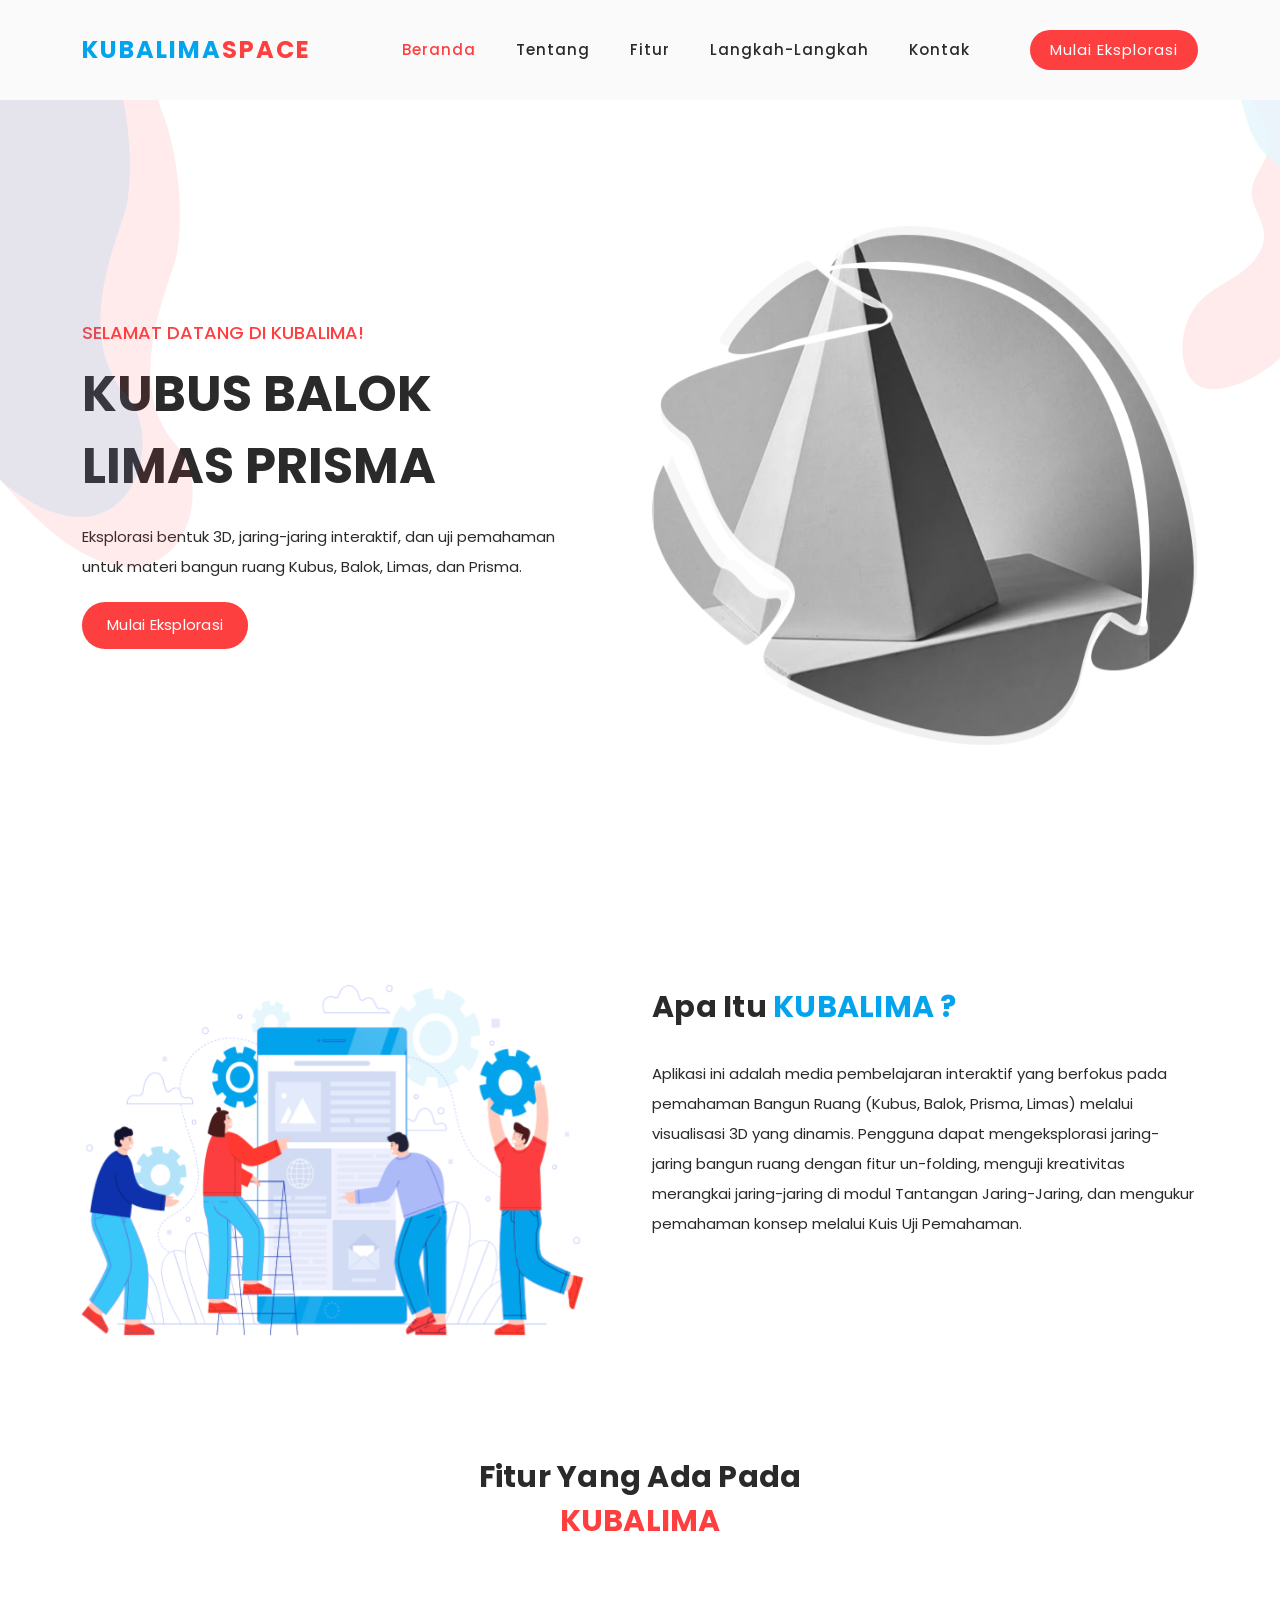
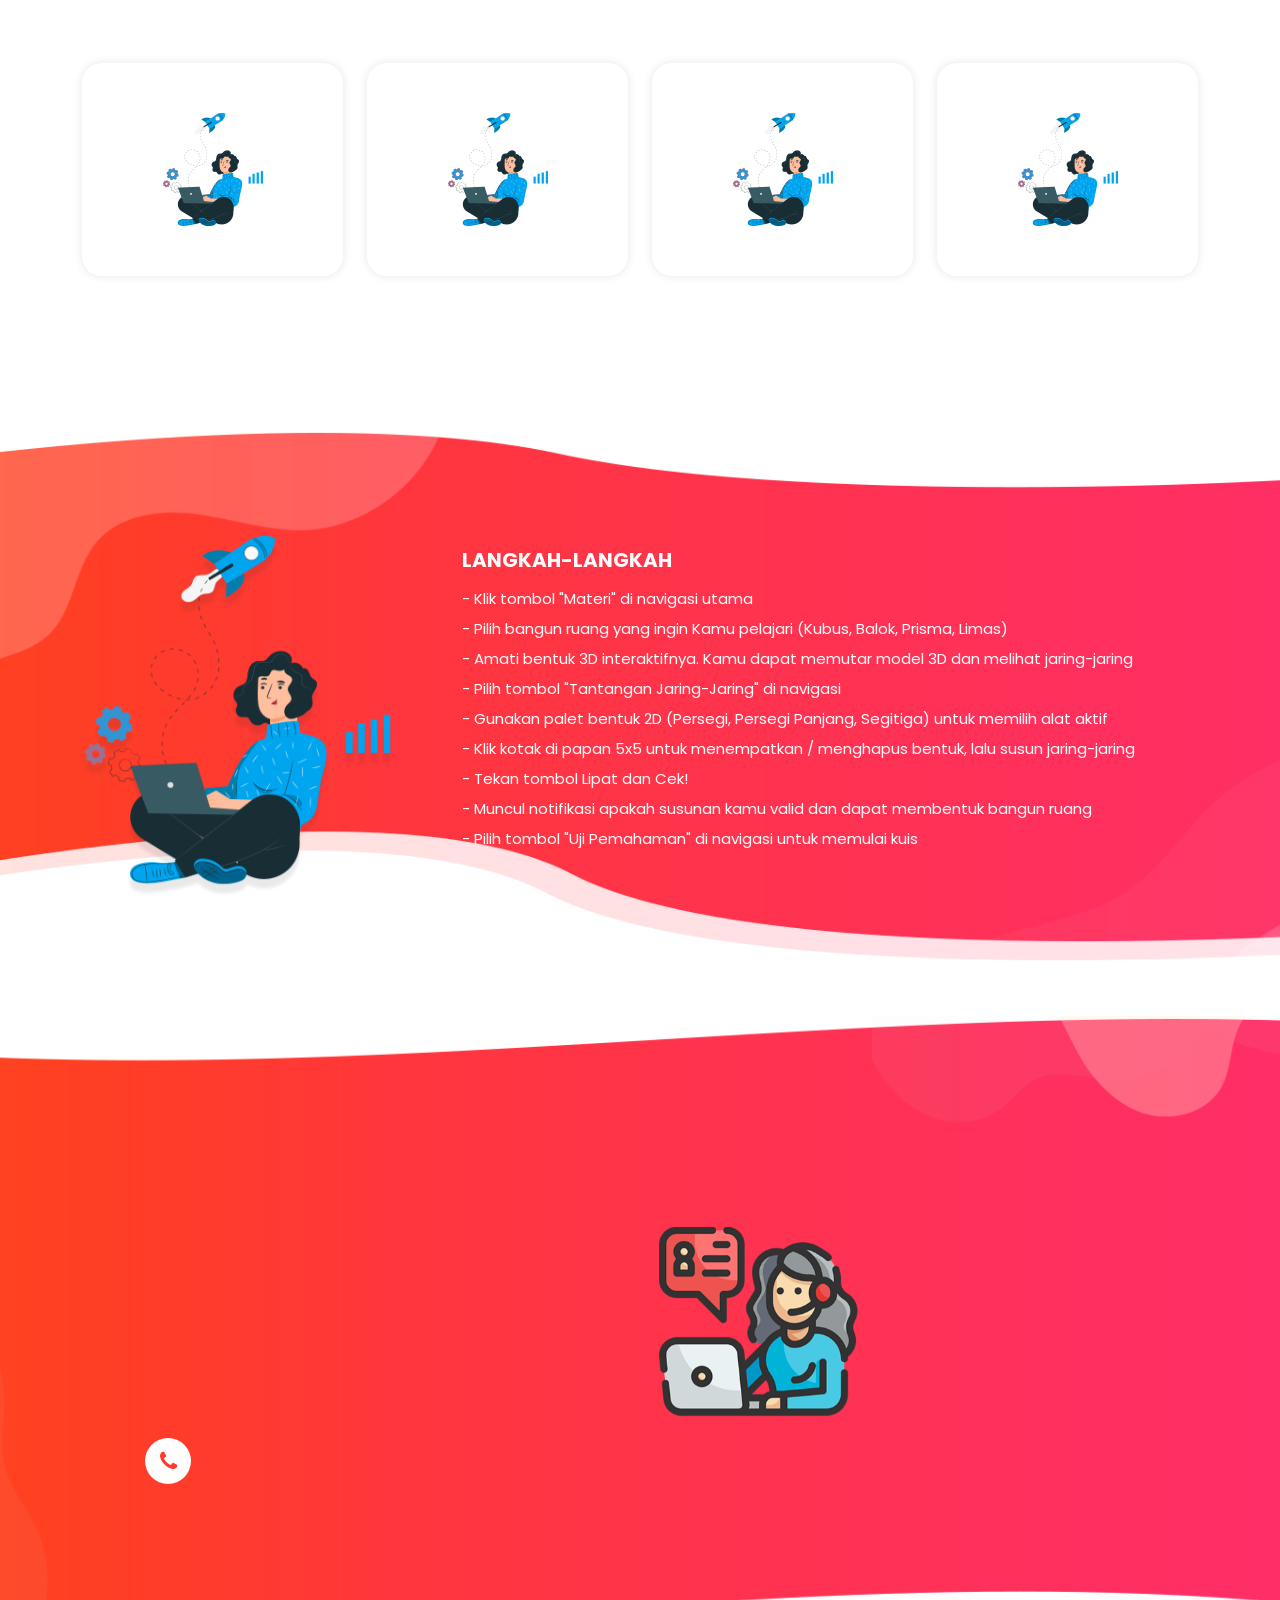
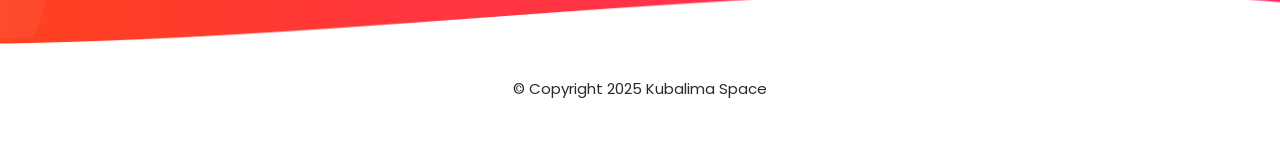
<file: index.html>
<!DOCTYPE html>
<html lang="en">

  <head>

    <meta charset="UTF-8">
    <meta name="viewport" content="width=device-width, initial-scale=1, shrink-to-fit=no">
    <meta name="description" content="">
    <meta name="author" content="">
    <link rel="preconnect" href="https://fonts.gstatic.com">
    <link href="https://fonts.googleapis.com/css2?family=Poppins:wght@100;200;300;400;500;600;700;800;900&display=swap" rel="stylesheet">

    <title>KUBALIMA Space</title>

    <link href="vendor/bootstrap/css/bootstrap.min.css" rel="stylesheet">

    <link rel="stylesheet" href="assets/css/fontawesome.css">
    <link rel="stylesheet" href="assets/css/templatemo-space-dynamic.css">
    <link rel="stylesheet" href="assets/css/animated.css">
    <link rel="stylesheet" href="assets/css/owl.css">
    <link rel="icon" href="assets/images/akbaru2.png">
    </head>

<body>

  <div id="preloader">
    <div class="jumper">
      <div></div>
      <div></div>
      <div></div>
    </div>
  </div>  
  <header class="header-area header-sticky wow slideInDown" data-wow-duration="0.75s" data-wow-delay="0s">
    <div class="container">
      <div class="row">
        <div class="col-12">
          <nav class="main-nav">
            <a href="index.html" class="logo">
              <h4>KUBALIMA<span>Space</span></h4>
            </a>
            <ul class="nav">
              <li class="scroll-to-section"><a href="#top" class="active">Beranda</a></li>
              <li class="scroll-to-section"><a href="#services">Tentang</a></li>
              <li class="scroll-to-section"><a href="#portfolio">Fitur</a></li>
              <li class="scroll-to-section"><a href="#about">Langkah-Langkah</a></li>
              <li class="scroll-to-section"><a href="#contact">Kontak</a></li> 
              <li class="scroll-to-section"><div class="main-red-button"><a href="app.html">Mulai Eksplorasi</a></div></li> 
            </ul>        
            <a class='menu-trigger'>
                <span>Menu</span>
            </a>
            </nav>
        </div>
      </div>
    </div>
  </header>
  <div class="main-banner wow fadeIn" id="top" data-wow-duration="1s" data-wow-delay="0.5s">
    <div class="container">
      <div class="row">
        <div class="col-lg-12">
          <div class="row">
            <div class="col-lg-6 align-self-center">
              <div class="left-content header-text wow fadeInLeft" data-wow-duration="1s" data-wow-delay="1s">
                <h6>Selamat Datang di KUBALIMA!</h6>
                <h2>KUBUS BALOK LIMAS PRISMA</span></h2>
                <p>Eksplorasi bentuk 3D, jaring-jaring interaktif, dan uji pemahaman untuk materi bangun ruang Kubus, Balok, Limas, dan Prisma.</p>
                
                <div class="main-red-button">
                    <a href="app.html">Mulai Eksplorasi</a>
                </div>
                </div>
            </div>
            <div class="col-lg-6">
              <div class="right-image wow fadeInRight" data-wow-duration="1s" data-wow-delay="0.5s">
                <img src="assets/images/banner-right-image.png" alt="Bangun Ruang 3D">
              </div>
            </div>
          </div>
        </div>
      </div>
    </div>
  </div>

  <div id="services" class="our-services section">
    <div class="container">
      <div class="row">
        <div class="col-lg-6 align-self-center  wow fadeInLeft" data-wow-duration="1s" data-wow-delay="0.2s">
          <div class="left-image">
            <img src="assets/images/services-left-image.png" alt="">
          </div>
        </div>
        <div class="col-lg-6 wow fadeInRight" data-wow-duration="1s" data-wow-delay="0.2s">
          <div class="section-heading">
            <h2>Apa itu <em>KUBALIMA ?</em></h2>
            <p>Aplikasi ini adalah media pembelajaran interaktif yang berfokus pada pemahaman Bangun Ruang (Kubus, Balok, Prisma, Limas) melalui visualisasi 3D yang dinamis. Pengguna dapat mengeksplorasi jaring-jaring bangun ruang dengan fitur un-folding, menguji kreativitas merangkai jaring-jaring di modul Tantangan Jaring-Jaring, dan mengukur pemahaman konsep melalui Kuis Uji Pemahaman.</p>
          </div>
          <!-- <div class="row">
            <div class="col-lg-12">
              <div class="first-bar progress-skill-bar">
                <h4>Website Analysis</h4>
                <span>84%</span>
                <div class="filled-bar"></div>
                <div class="full-bar"></div>
              </div>
            </div>
            <div class="col-lg-12">
              <div class="second-bar progress-skill-bar">
                <h4>SEO Reports</h4>
                <span>88%</span>
                <div class="filled-bar"></div>
                <div class="full-bar"></div>
              </div>
            </div>
            <div class="col-lg-12">
              <div class="third-bar progress-skill-bar">
                <h4>Page Optimizations</h4>
                <span>94%</span>
                <div class="filled-bar"></div>
                <div class="full-bar"></div>
              </div>
            </div>
          </div> -->
        </div>
      </div>
    </div>
  </div>

  <div id="portfolio" class="our-portfolio section">
    <div class="container">
      <div class="row">
        <div class="col-lg-6 offset-lg-3">
          <div class="section-heading  wow bounceIn" data-wow-duration="1s" data-wow-delay="0.2s">
            <h2>Fitur yang ada pada <span>KUBALIMA</span></h2>
          </div>
        </div>
      </div>
      <div class="row">
        <div class="col-lg-3 col-sm-6">
          <a href="#">
            <div class="item wow bounceInUp" data-wow-duration="1s" data-wow-delay="0.3s">
              <div class="hidden-content">
                <h4>Pengenalan Program</h4>
                <p>Berisi Deskripsi dan Alur Program</p>
              </div>
              <div class="showed-content">
                <img src="assets/images/portfolio-image.png" alt="">
              </div>
            </div>
          </a>
        </div>
        <div class="col-lg-3 col-sm-6">
          <a href="#">
            <div class="item wow bounceInUp" data-wow-duration="1s" data-wow-delay="0.4s">
              <div class="hidden-content">
                <h4>Materi Bangun Ruang</h4>
                <p>Berisi visual bangun ruang 3D dan jaring-jaringnya</p>
              </div>
              <div class="showed-content">
                <img src="assets/images/portfolio-image.png" alt="">
              </div>
            </div>
          </a>
        </div>
        <div class="col-lg-3 col-sm-6">
          <a href="#">
            <div class="item wow bounceInUp" data-wow-duration="1s" data-wow-delay="0.5s">
              <div class="hidden-content">
                <h4>Tantangan Jaring-Jaring</h4>
                <p>Siswa dapat mengeksplorasi bentuk bangun ruang</p>
              </div>
              <div class="showed-content">
                <img src="assets/images/portfolio-image.png" alt="">
              </div>
            </div>
          </a>
        </div>
        <div class="col-lg-3 col-sm-6">
          <a href="#">
            <div class="item wow bounceInUp" data-wow-duration="1s" data-wow-delay="0.6s">
              <div class="hidden-content">
                <h4>Uji Pemahaman</h4>
                <p>Berisi soal yang harus dijawab oleh siswa</p>
              </div>
              <div class="showed-content">
                <img src="assets/images/portfolio-image.png" alt="">
              </div>
            </div>
          </a>
        </div>
      </div>
    </div>
  </div>

  <!-- <div id="blog" class="our-blog section">
    <div class="container">
      <div class="row">
        <div class="col-lg-6 wow fadeInDown" data-wow-duration="1s" data-wow-delay="0.25s">
          <div class="section-heading">
            <h2>Check Out What Is <em>Trending</em> In Our Latest <span>News</span></h2>
          </div>
        </div>
        <div class="col-lg-6 wow fadeInDown" data-wow-duration="1s" data-wow-delay="0.25s">
          <div class="top-dec">
            <img src="assets/images/blog-dec.png" alt="">
          </div>
        </div>
      </div>
      <div class="row">
        <div class="col-lg-6 wow fadeInUp" data-wow-duration="1s" data-wow-delay="0.25s">
          <div class="left-image">
            <a href="#"><img src="assets/images/big-blog-thumb.jpg" alt="Workspace Desktop"></a>
            <div class="info">
              <div class="inner-content">
                <ul>
                  <li><i class="fa fa-calendar"></i> 24 Mar 2021</li>
                  <li><i class="fa fa-users"></i> TemplateMo</li>
                  <li><i class="fa fa-folder"></i> Branding</li>
                </ul>
                <a href="#"><h4>SEO Agency &amp; Digital Marketing</h4></a>
                <p>Lorem ipsum dolor sit amet, consectetur and sed doer ket eismod tempor incididunt ut labore et dolore magna...</p>
                <div class="main-blue-button">
                  <a href="#">Discover More</a>
                </div>
              </div>
            </div>
          </div>
        </div>
        <div class="col-lg-6 wow fadeInUp" data-wow-duration="1s" data-wow-delay="0.25s">
          <div class="right-list">
            <ul>
              <li>
                <div class="left-content align-self-center">
                  <span><i class="fa fa-calendar"></i> 18 Mar 2021</span>
                  <a href="#"><h4>New Websites &amp; Backlinks</h4></a>
                  <p>Lorem ipsum dolor sit amsecteturii and sed doer ket eismod...</p>
                </div>
                <div class="right-image">
                  <a href="#"><img src="assets/images/blog-thumb-01.jpg" alt=""></a>
                </div>
              </li>
              <li>
                <div class="left-content align-self-center">
                  <span><i class="fa fa-calendar"></i> 14 Mar 2021</span>
                  <a href="#"><h4>SEO Analysis &amp; Content Ideas</h4></a>
                  <p>Lorem ipsum dolor sit amsecteturii and sed doer ket eismod...</p>
                </div>
                <div class="right-image">
                  <a href="#"><img src="assets/images/blog-thumb-01.jpg" alt=""></a>
                </div>
              </li>
              <li>
                <div class="left-content align-self-center">
                  <span><i class="fa fa-calendar"></i> 06 Mar 2021</span>
                  <a href="#"><h4>SEO Tips &amp; Digital Marketing</h4></a>
                  <p>Lorem ipsum dolor sit amsecteturii and sed doer ket eismod...</p>
                </div>
                <div class="right-image">
                  <a href="#"><img src="assets/images/blog-thumb-01.jpg" alt=""></a>
                </div>
              </li>
            </ul>
          </div>
        </div>
      </div>
    </div>
  </div> -->
  <div id="about" class="about-us section">
    <div class="container">
      <div class="row">
        <div class="col-lg-4">
          <div class="left-image wow fadeIn" data-wow-duration="1s" data-wow-delay="0.2s">
            <img src="assets/images/about-left-image.png" alt="person graphic">
          </div>
        </div>
        <div class="col-lg-8 align-self-center">
          <div class="services">
            <div class="row">
              <div class="col-lg-14">
                <div class="item wow fadeIn" data-wow-duration="1s" data-wow-delay="0.7s">
                  <div class="right-text">
                    <h4>LANGKAH-LANGKAH</h4>
                    <p>- Klik tombol "Materi" di navigasi utama </p>
                    <p>- Pilih bangun ruang yang ingin Kamu pelajari (Kubus, Balok, Prisma, Limas) </p>
                    <p>- Amati bentuk 3D interaktifnya. Kamu dapat memutar model 3D dan melihat jaring-jaring </p>
                    <p>- Pilih tombol "Tantangan Jaring-Jaring" di navigasi </p>
                    <p>- Gunakan palet bentuk 2D (Persegi, Persegi Panjang, Segitiga) untuk memilih alat aktif </p>
                    <p>- Klik kotak di papan 5x5 untuk menempatkan / menghapus bentuk, lalu susun jaring-jaring </p>
                    <p>- Tekan tombol Lipat dan Cek!</p>
                    <p>- Muncul notifikasi apakah susunan kamu valid dan dapat membentuk bangun ruang </p>
                    <p>- Pilih tombol "Uji Pemahaman" di navigasi untuk memulai kuis </p>
                  </div>
                </div>
              </div>
              <!-- <div class="col-lg-6">
                <div class="item wow fadeIn" data-wow-duration="1s" data-wow-delay="0.7s">
                  <div class="icon">
                    <img src="assets/images/service-icon-02.png" alt="">
                  </div>
                  <div class="right-text">
                    <h4>Nopal - NIM</h4>
                    <p>Program Studi dkk</p>
                  </div>
                </div>
              </div>
              <div class="col-lg-6">
                <div class="item wow fadeIn" data-wow-duration="1s" data-wow-delay="0.9s">
                  <div class="icon">
                    <img src="assets/images/service-icon-03.png" alt="">
                  </div>
                  <div class="right-text">
                    <h4>Web Analytics</h4>
                    <p>Lorem ipsum dolor sit amet, ctetur aoi adipiscing eliter</p>
                  </div>
                </div>
              </div>
              <div class="col-lg-6">
                <div class="item wow fadeIn" data-wow-duration="1s" data-wow-delay="1.1s">
                  <div class="icon">
                    <img src="assets/images/service-icon-04.png" alt="">
                  </div>
                  <div class="right-text">
                    <h4>SEO Suggestions</h4>
                    <p>Lorem ipsum dolor sit amet, ctetur aoi adipiscing eliter</p>
                  </div>
                </div>
              </div> -->
            </div>
          </div>
        </div>
      </div>
    </div>
  </div>
  
  <div id="contact" class="contact-us section">
    <div class="container">
      <div class="row">
        <div class="col-lg-6 align-self-center wow fadeInLeft" data-wow-duration="0.5s" data-wow-delay="0.25s">
          <div class="section-heading">
            <h2>Laporkan jika ada kendala dalam penggunaan media pembelajaran</h2>
            <p>Hubungi kontak CS dibawah ini jika ada kendala atau penyampaian kritik dan saran seputar media pembelajaran bangun ruang ini</p>
            <div class="phone-info">
              <h4>CS <span><i class="fa fa-phone"></i> <a href="#">0819-3524-1713</a></span></h4>
            </div>
          </div>
        </div>
        <div class="col-lg-6 wow fadeInRight" data-wow-duration="0.5s" data-wow-delay="0.25s">
          <div class="col-lg-5">
          <div class="left-image wow fadeIn" data-wow-duration="1s" data-wow-delay="0.2s">
            <img src="assets/images/cs.png">
          </div>
        </div>
        </div>
      </div>
    </div>
  </div>

  <footer>
    <div class="container">
      <div class="row">
        <div class="col-lg-12 wow fadeIn" data-wow-duration="1s" data-wow-delay="0.25s">
          <p>© Copyright 2025 Kubalima Space
        </div>
      </div>
    </div>
  </footer>
  <!-- Scripts -->
  <script src="vendor/jquery/jquery.min.js"></script>
  <script src="vendor/bootstrap/js/bootstrap.bundle.min.js"></script>
  <script src="assets/js/owl-carousel.js"></script>
  <script src="assets/js/animation.js"></script>
  <script src="assets/js/imagesloaded.js"></script>
  <script src="assets/js/templatemo-custom.js"></script>

</body>
</html>
</file>
<file: assets/css/templatemo-space-dynamic.css>
/* 

TemplateMo 562 Space Dynamic

https://templatemo.com/tm-562-space-dynamic

*/

/* ---------------------------------------------
Table of contents
------------------------------------------------
01. font & reset css
02. reset
03. global styles
04. header
05. banner
06. features
07. testimonials
08. contact
09. footer
10. preloader
11. search
12. portfolio

--------------------------------------------- */
/* 
---------------------------------------------
font & reset css
--------------------------------------------- 
*/
@import url('https://fonts.googleapis.com/css2?family=Poppins:wght@100;200;300;400;500;600;700;800;900&display=swap');
/* 
---------------------------------------------
reset
--------------------------------------------- 
*/
html, body, div, span, applet, object, iframe, h1, h2, h3, h4, h5, h6, p, blockquote, div
pre, a, abbr, acronym, address, big, cite, code, del, dfn, em, font, img, ins, kbd, q,
s, samp, small, strike, strong, sub, sup, tt, var, b, u, i, center, dl, dt, dd, ol, ul, li,
figure, header, nav, section, article, aside, footer, figcaption {
  margin: 0;
  padding: 0;
  border: 0;
  outline: 0;
}

/* clear fix */
.grid:after {
  content: '';
  display: block;
  clear: both;
}

/* ---- .grid-item ---- */

.grid-sizer,
.grid-item {
  width: 50%;
}

.grid-item {
  float: left;
}

.grid-item img {
  display: block;
  max-width: 100%;
}

.clearfix:after {
  content: ".";
  display: block;
  clear: both;
  visibility: hidden;
  line-height: 0;
  height: 0;
}

.clearfix {
  display: inline-block;
}

html[xmlns] .clearfix {
  display: block;
}

* html .clearfix {
  height: 1%;
}

ul, li {
  padding: 0;
  margin: 0;
  list-style: none;
}

header, nav, section, article, aside, footer, hgroup {
  display: block;
}

* {
  box-sizing: border-box;
}

html, body {
  font-family: 'Poppins', sans-serif;
  font-weight: 400;
  background-color: #fff;
  -ms-text-size-adjust: 100%;
  -webkit-font-smoothing: antialiased;
  -moz-osx-font-smoothing: grayscale;
}

a {
  text-decoration: none !important;
}

h1, h2, h3, h4, h5, h6 {
  margin-top: 0px;
  margin-bottom: 0px;
}

ul {
  margin-bottom: 0px;
}

p {
  font-size: 15px;
  line-height: 30px;
  color: #2a2a2a;
}

img {
  width: 100%;
  overflow: hidden;
}

/* 
---------------------------------------------
global styles
--------------------------------------------- 
*/
html,
body {
  background: #fff;
  font-family: 'Poppins', sans-serif;
}

::selection {
  background: #03a4ed;
  color: #fff;
}

::-moz-selection {
  background: #03a4ed;
  color: #fff;
}

@media (max-width: 991px) {
  html, body {
    overflow-x: hidden;
  }
  .mobile-top-fix {
    margin-top: 30px;
    margin-bottom: 0px;
  }
  .mobile-bottom-fix {
    margin-bottom: 30px;
  }
  .mobile-bottom-fix-big {
    margin-bottom: 60px;
  }
}

.page-section {
  margin-top: 120px;
}

.section-heading h2 {
  font-size: 30px;
  text-transform: capitalize;
  color: #2a2a2a;
  font-weight: 700;
  letter-spacing: 0.25px;
  position: relative;
  z-index: 2;
  line-height: 44px;
}

.section-heading h2 em {
  font-style: normal;
  color: #03a4ed;
}

.section-heading h2 span {
  color: #fe3f40;
}

.main-blue-button a {
  display: inline-block;
  background-color: #03a4ed;
  font-size: 15px;
  font-weight: 400;
  color: #fff;
  text-transform: capitalize;
  padding: 12px 25px;
  border-radius: 23px;
  letter-spacing: 0.25px;
}

.main-red-button a {
  display: inline-block;
  background-color: #fe3f40;
  font-size: 15px;
  font-weight: 400;
  color: #fff;
  text-transform: capitalize;
  padding: 12px 25px;
  border-radius: 23px;
  letter-spacing: 0.25px;
}

.main-pink-button a {
  display: inline-block;
  background-color: #3ce608;
  font-size: 15px;
  font-weight: 400;
  color: #fff;
  text-transform: capitalize;
  padding: 12px 25px;
  border-radius: 23px;
  letter-spacing: 0.25px;
}

.main-white-button a {
  display: inline-block;
  background-color: #fff;
  font-size: 15px;
  font-weight: 400;
  color: #fe3f40;
  text-transform: capitalize;
  padding: 12px 25px;
  border-radius: 23px;
  letter-spacing: 0.25px;
}

/* 
---------------------------------------------
header
--------------------------------------------- 
*/

.background-header {
  background-color: #fff!important;
  height: 80px!important;
  position: fixed!important;
  top: 0px;
  left: 0px;
  right: 0px;
  box-shadow: 0px 0px 10px rgba(0,0,0,0.15)!important;
}

.background-header .logo,
.background-header .main-nav .nav li a {
  color: #1e1e1e!important;
}

.background-header .main-nav .nav li:hover a {
  color: #fe3f40!important;
}

.background-header .nav li a.active {
  color: #fe3f40!important;
}

.header-area {
  background-color: #fafafa;
  position: absolute;
  top: 0px;
  left: 0px;
  right: 0px;
  z-index: 100;
  height: 100px;
  -webkit-transition: all .5s ease 0s;
  -moz-transition: all .5s ease 0s;
  -o-transition: all .5s ease 0s;
  transition: all .5s ease 0s;
}

.header-area .main-nav {
  min-height: 80px;
  background: transparent;
}

.header-area .main-nav .logo {
  line-height: 100px;
  color: #fff;
  font-size: 24px;
  font-weight: 700;
  text-transform: uppercase;
  letter-spacing: 2px;
  float: left;
  -webkit-transition: all 0.3s ease 0s;
  -moz-transition: all 0.3s ease 0s;
  -o-transition: all 0.3s ease 0s;
  transition: all 0.3s ease 0s;
}

.header-area .main-nav .logo h4 {
    font-size: 24px;
    font-weight: 700;
    text-transform: uppercase;
    color: #03a4ed;
    line-height: 100px;
    float: left;
    -webkit-transition: all 0.3s ease 0s;
    -moz-transition: all 0.3s ease 0s;
    -o-transition: all 0.3s ease 0s;
    transition: all 0.3s ease 0s;
}

.logo h4 span {
  color: #fe3f40;
}

.background-header .main-nav .logo h4 {
  line-height: 80px;
}

.background-header .main-nav .nav {
  margin-top: 20px !important;
}

.header-area .main-nav .nav {
  float: right;
  margin-top: 30px;
  margin-right: 0px;
  background-color: transparent;
  -webkit-transition: all 0.3s ease 0s;
  -moz-transition: all 0.3s ease 0s;
  -o-transition: all 0.3s ease 0s;
  transition: all 0.3s ease 0s;
  position: relative;
  z-index: 999;
}

.header-area .main-nav .nav li {
  padding-left: 20px;
  padding-right: 20px;
}

.header-area .main-nav .nav li:last-child {
  padding-right: 0px;
  padding-left: 40px;
}

.header-area .main-nav .nav li:last-child a ,
.background-header .main-nav .nav li:last-child a {
  color: #fff !important;
  padding: 0px 20px;
  font-weight: 400;
}

.header-area .main-nav .nav li:last-child a:hover,
.header-area .main-nav .nav li:last-child a.active {
  color: #fff !important;
}

.header-area .main-nav .nav li a {
  display: block;
  font-weight: 500;
  font-size: 15px;
  color: #2a2a2a;
  text-transform: capitalize;
  -webkit-transition: all 0.3s ease 0s;
  -moz-transition: all 0.3s ease 0s;
  -o-transition: all 0.3s ease 0s;
  transition: all 0.3s ease 0s;
  height: 40px;
  line-height: 40px;
  border: transparent;
  letter-spacing: 1px;
}

.header-area .main-nav .nav li a {
  color: #2a2a2a;
}

.header-area .main-nav .nav li:hover a,
.header-area .main-nav .nav li a.active {
  color: #fe3f40!important;
}

.background-header .main-nav .nav li:hover a,
.background-header .main-nav .nav li a.active {
  color: #fe3f40!important;
  opacity: 1;
}

.header-area .main-nav .nav li:last-child a:hover ,
.background-header .main-nav .nav li:last-child a:hover {
  background-color: #03a4ed;
}

.header-area .main-nav .nav li.submenu {
  position: relative;
  padding-right: 30px;
}

.header-area .main-nav .nav li.submenu:after {
  font-family: FontAwesome;
  content: "\f107";
  font-size: 12px;
  color: #2a2a2a;
  position: absolute;
  right: 18px;
  top: 12px;
}

.background-header .main-nav .nav li.submenu:after {
  color: #2a2a2a;
}

.header-area .main-nav .nav li.submenu ul {
  position: absolute;
  width: 200px;
  box-shadow: 0 2px 28px 0 rgba(0, 0, 0, 0.06);
  overflow: hidden;
  top: 50px;
  opacity: 0;
  transform: translateY(+2em);
  visibility: hidden;
  z-index: -1;
  transition: all 0.3s ease-in-out 0s, visibility 0s linear 0.3s, z-index 0s linear 0.01s;
}

.header-area .main-nav .nav li.submenu ul li {
  margin-left: 0px;
  padding-left: 0px;
  padding-right: 0px;
}

.header-area .main-nav .nav li.submenu ul li a {
  opacity: 1;
  display: block;
  background: #f7f7f7;
  color: #2a2a2a!important;
  padding-left: 20px;
  height: 40px;
  line-height: 40px;
  -webkit-transition: all 0.3s ease 0s;
  -moz-transition: all 0.3s ease 0s;
  -o-transition: all 0.3s ease 0s;
  transition: all 0.3s ease 0s;
  position: relative;
  font-size: 13px;
  font-weight: 400;
  border-bottom: 1px solid #eee;
}

.header-area .main-nav .nav li.submenu ul li a:hover {
  background: #fff;
  color: #fe3f40!important;
  padding-left: 25px;
}

.header-area .main-nav .nav li.submenu ul li a:hover:before {
  width: 3px;
}

.header-area .main-nav .nav li.submenu:hover ul {
  visibility: visible;
  opacity: 1;
  z-index: 1;
  transform: translateY(0%);
  transition-delay: 0s, 0s, 0.3s;
}

.header-area .main-nav .menu-trigger {
  cursor: pointer;
  display: block;
  position: absolute;
  top: 33px;
  width: 32px;
  height: 40px;
  text-indent: -9999em;
  z-index: 99;
  right: 40px;
  display: none;
}

.background-header .main-nav .menu-trigger {
  top: 23px;
}

.header-area .main-nav .menu-trigger span,
.header-area .main-nav .menu-trigger span:before,
.header-area .main-nav .menu-trigger span:after {
  -moz-transition: all 0.4s;
  -o-transition: all 0.4s;
  -webkit-transition: all 0.4s;
  transition: all 0.4s;
  background-color: #1e1e1e;
  display: block;
  position: absolute;
  width: 30px;
  height: 2px;
  left: 0;
}

.background-header .main-nav .menu-trigger span,
.background-header .main-nav .menu-trigger span:before,
.background-header .main-nav .menu-trigger span:after {
  background-color: #1e1e1e;
}

.header-area .main-nav .menu-trigger span:before,
.header-area .main-nav .menu-trigger span:after {
  -moz-transition: all 0.4s;
  -o-transition: all 0.4s;
  -webkit-transition: all 0.4s;
  transition: all 0.4s;
  background-color: #1e1e1e;
  display: block;
  position: absolute;
  width: 30px;
  height: 2px;
  left: 0;
  width: 75%;
}

.background-header .main-nav .menu-trigger span:before,
.background-header .main-nav .menu-trigger span:after {
  background-color: #1e1e1e;
}

.header-area .main-nav .menu-trigger span:before,
.header-area .main-nav .menu-trigger span:after {
  content: "";
}

.header-area .main-nav .menu-trigger span {
  top: 16px;
}

.header-area .main-nav .menu-trigger span:before {
  -moz-transform-origin: 33% 100%;
  -ms-transform-origin: 33% 100%;
  -webkit-transform-origin: 33% 100%;
  transform-origin: 33% 100%;
  top: -10px;
  z-index: 10;
}

.header-area .main-nav .menu-trigger span:after {
  -moz-transform-origin: 33% 0;
  -ms-transform-origin: 33% 0;
  -webkit-transform-origin: 33% 0;
  transform-origin: 33% 0;
  top: 10px;
}

.header-area .main-nav .menu-trigger.active span,
.header-area .main-nav .menu-trigger.active span:before,
.header-area .main-nav .menu-trigger.active span:after {
  background-color: transparent;
  width: 100%;
}

.header-area .main-nav .menu-trigger.active span:before {
  -moz-transform: translateY(6px) translateX(1px) rotate(45deg);
  -ms-transform: translateY(6px) translateX(1px) rotate(45deg);
  -webkit-transform: translateY(6px) translateX(1px) rotate(45deg);
  transform: translateY(6px) translateX(1px) rotate(45deg);
  background-color: #1e1e1e;
}

.background-header .main-nav .menu-trigger.active span:before {
  background-color: #1e1e1e;
}

.header-area .main-nav .menu-trigger.active span:after {
  -moz-transform: translateY(-6px) translateX(1px) rotate(-45deg);
  -ms-transform: translateY(-6px) translateX(1px) rotate(-45deg);
  -webkit-transform: translateY(-6px) translateX(1px) rotate(-45deg);
  transform: translateY(-6px) translateX(1px) rotate(-45deg);
  background-color: #1e1e1e;
}

.background-header .main-nav .menu-trigger.active span:after {
  background-color: #1e1e1e;
}

.header-area.header-sticky {
  min-height: 80px;
}

.header-area .nav {
  margin-top: 30px;
}

.header-area.header-sticky .nav li a.active {
  color: #fe3f40;
}

@media (max-width: 1200px) {
  .header-area .main-nav .nav li {
    padding-left: 12px;
    padding-right: 12px;
  }
  .header-area .main-nav:before {
    display: none;
  }
}

@media (max-width: 992px) {
  .header-area .main-nav .nav li:last-child  ,
  .background-header .main-nav .nav li:last-child {
    display: none;
  }
  .header-area .main-nav .nav li:nth-child(6),
  .background-header .main-nav .nav li:nth-child(6) {
    padding-right: 0px;
  }
}

@media (max-width: 767px) {
  .background-header .main-nav .nav {
    margin-top: 80px !important;
  }
  .header-area .main-nav .logo {
    color: #1e1e1e;
  }
  .header-area.header-sticky .nav li a:hover,
  .header-area.header-sticky .nav li a.active {
    color: #fe3f40!important;
    opacity: 1;
  }
  .header-area.header-sticky .nav li.search-icon a {
    width: 100%;
  }
  .header-area {
    background-color: #f7f7f7;
    padding: 0px 15px;
    height: 100px;
    box-shadow: none;
    text-align: center;
  }
  .header-area .container {
    padding: 0px;
  }
  .header-area .logo {
    margin-left: 30px;
  }
  .header-area .menu-trigger {
    display: block !important;
  }
  .header-area .main-nav {
    overflow: hidden;
  }
  .header-area .main-nav .nav {
    float: none;
    width: 100%;
    display: none;
    -webkit-transition: all 0s ease 0s;
    -moz-transition: all 0s ease 0s;
    -o-transition: all 0s ease 0s;
    transition: all 0s ease 0s;
    margin-left: 0px;
  }
  .background-header .nav {
    margin-top: 80px;
  }
  .header-area .main-nav .nav li:first-child {
    border-top: 1px solid #eee;
  }
  .header-area.header-sticky .nav {
    margin-top: 100px;
  }
  .header-area .main-nav .nav li {
    width: 100%;
    background: #fff;
    border-bottom: 1px solid #e7e7e7;
    padding-left: 0px !important;
    padding-right: 0px !important;
  }
  .header-area .main-nav .nav li a {
    height: 50px !important;
    line-height: 50px !important;
    padding: 0px !important;
    border: none !important;
    background: #f7f7f7 !important;
    color: #191a20 !important;
  }
  .header-area .main-nav .nav li a:hover {
    background: #eee !important;
    color: #fe3f40!important;
  }
  .header-area .main-nav .nav li.submenu ul {
    position: relative;
    visibility: inherit;
    opacity: 1;
    z-index: 1;
    transform: translateY(0%);
    transition-delay: 0s, 0s, 0.3s;
    top: 0px;
    width: 100%;
    box-shadow: none;
    height: 0px;
  }
  .header-area .main-nav .nav li.submenu ul li a {
    font-size: 12px;
    font-weight: 400;
  }
  .header-area .main-nav .nav li.submenu ul li a:hover:before {
    width: 0px;
  }
  .header-area .main-nav .nav li.submenu ul.active {
    height: auto !important;
  }
  .header-area .main-nav .nav li.submenu:after {
    color: #3B566E;
    right: 25px;
    font-size: 14px;
    top: 15px;
  }
  .header-area .main-nav .nav li.submenu:hover ul, .header-area .main-nav .nav li.submenu:focus ul {
    height: 0px;
  }
}

@media (min-width: 767px) {
  .header-area .main-nav .nav {
    display: flex !important;
  }
}

/* 
---------------------------------------------
preloader
--------------------------------------------- 
*/

.js-preloader {
    position: fixed;
    top: 0;
    left: 0;
    right: 0;
    bottom: 0;
    background-color: #fff;
    display: -webkit-box;
    display: flex;
    -webkit-box-align: center;
    align-items: center;
    -webkit-box-pack: center;
    justify-content: center;
    opacity: 1;
    visibility: visible;
    z-index: 9999;
    -webkit-transition: opacity 0.25s ease;
    transition: opacity 0.25s ease;
}

.js-preloader.loaded {
    opacity: 0;
    visibility: hidden;
    pointer-events: none;
}

@-webkit-keyframes dot {
    50% {
        -webkit-transform: translateX(96px);
        transform: translateX(96px);
    }
}

@keyframes dot {
    50% {
        -webkit-transform: translateX(96px);
        transform: translateX(96px);
    }
}

@-webkit-keyframes dots {
    50% {
        -webkit-transform: translateX(-31px);
        transform: translateX(-31px);
    }
}

@keyframes dots {
    50% {
        -webkit-transform: translateX(-31px);
        transform: translateX(-31px);
    }
}

.preloader-inner {
    position: relative;
    width: 142px;
    height: 40px;
    background: #fff;
}

.preloader-inner .dot {
    position: absolute;
    width: 16px;
    height: 16px;
    top: 12px;
    left: 15px;
    background: #fe3f40;
    border-radius: 50%;
    -webkit-transform: translateX(0);
    transform: translateX(0);
    -webkit-animation: dot 2.8s infinite;
    animation: dot 2.8s infinite;
}

.preloader-inner .dots {
    -webkit-transform: translateX(0);
    transform: translateX(0);
    margin-top: 12px;
    margin-left: 31px;
    -webkit-animation: dots 2.8s infinite;
    animation: dots 2.8s infinite;
}

.preloader-inner .dots span {
    display: block;
    float: left;
    width: 16px;
    height: 16px;
    margin-left: 16px;
    background: #fe3f40;
    border-radius: 50%;
}



/* 
---------------------------------------------
Banner Style
--------------------------------------------- 
*/

.main-banner {
  background-repeat: no-repeat;
  background-position: center center;
  background-size: cover;
  padding: 226px 0px 120px 0px;
  position: relative;
  overflow: hidden;
}

.main-banner:after {
  content: '';
  background-image: url(../images/baner-dec-left.png);
  background-repeat: no-repeat;
  position: absolute;
  left: 0;
  top: 100px;
  width: 193px;
  height: 467px;
}

.main-banner:before {
  content: '';
  background-image: url(../images/baner-dec-right.png);
  background-repeat: no-repeat;
  position: absolute;
  right: 0;
  top: 100px;
  width: 98px;
  height: 290px;
}

.main-banner .left-content {
  margin-right: 45px;
}

.main-banner .left-content h6 {
  text-transform: uppercase;
  font-size: 18px;
  color: #fe3f40;
  margin-bottom: 15px;
}

.main-banner .left-content h2 {
  font-size: 50px;
  font-weight: 700;
  color: #2a2a2a;
  line-height: 72px;
}

.main-banner .left-content h2 em {
  color: #03a4ed;
  font-style: normal;
}

.main-banner .left-content h2 span {
  color: #fe3f40;
}

.main-banner .left-content p {
  margin: 20px 0px;
}

.main-banner .left-content form {
  margin-top: 30px;
  width: 470px;
  height: 66px;
  position: relative;
}

.main-banner .left-content form button {
  position: absolute;
  right: 10px;
  top: 10px;
  display: inline-block;
  background-color: #fff;
  font-size: 15px;
  font-weight: 500;
  color: #fe3f40;
  text-transform: capitalize;
  padding: 12px 25px;
  border-radius: 23px;
  letter-spacing: 0.25px;
  outline: none;
  border: none;
}

.main-banner .left-content form input {
  width: 470px;
  height: 66px;
  background-color: #03a4ed;
  border-radius: 33px;
  border: none;
  outline: none;
  padding: 0px 25px;
  color: #fff;
  letter-spacing: 0.25px;
  font-size: 15px;
  font-weight: 300;
}

.main-banner .left-content form input::placeholder {
  color: #fff;
}



/* 
---------------------------------------------
About Us Style
--------------------------------------------- 
*/

#about {
  margin-top: 120px;
}

.about-us {
  background-image: url(../images/about-bg.png);
  background-repeat: no-repeat;
  background-position: center center;
  background-size: cover;
  padding: 140px 0px 120px 0px;
}

.about-us .left-image {
  margin-right: 45px;
}

.about-us .services .item {
  margin-bottom: 30px;
}

.about-us .services .item .icon {
  float: left;
  margin-right: 25px;
}

.about-us .services .item .icon img {
  max-width: 70px;
}

.about-us .services .item h4 {
  color: #fff;
  font-size: 20px;
  font-weight: 700;
  margin-bottom: 12px;
}

.about-us .services .item p {
  color: #fff;
  margin-right: 0px;
}


/* 
---------------------------------------------
Services Style
--------------------------------------------- 
*/

.our-services {
  margin-top: 0px;
  padding-top: 120px;
}

.our-services .left-image {
  margin-right: 45px;
}

.our-services .section-heading h2 {
  margin-right: 100px;
}

.our-services .section-heading p {
  margin-top: 30px;
  margin-bottom: 60px;
}

.our-services .progress-skill-bar {
  margin-bottom: 30px;
  position: relative;
  width: 100%;
}

.our-services .progress-skill-bar span {
  position: absolute;
  top: 0;
  font-size: 18px;
  font-weight: 600;
  color: #03a4ed;
}

.our-services .first-bar span {
  left: 69%;
}

.our-services .second-bar span {
  left: 81%;
}

.our-services .third-bar span {
  left: 88%;
}

.our-services .progress-skill-bar h4 {
  font-size: 18px;
  font-weight: 700;
  color: #2a2a2a;
  margin-bottom: 14px;
}

.our-services .progress-skill-bar .full-bar {
  width: 100%;
  height: 6px;
  border-radius: 3px;
  background-color: #f7eff1;
  position: relative;
  z-index: 1;
}

.our-services .progress-skill-bar .filled-bar {
  background: rgb(255,77,30);
  background: linear-gradient(105deg, rgba(255,77,30,1) 0%, rgba(255,44,109,1) 100%);
  height: 6px;
  border-radius: 3px;
  margin-bottom: -6px;
  position: relative;
  z-index: 2;
}

.our-services .first-bar .filled-bar {
  width: 71%;
}

.our-services .second-bar .filled-bar {
  width: 83%;
}

.our-services .third-bar .filled-bar {
  width: 90%;
}


/* 
---------------------------------------------
Portfolio
--------------------------------------------- 
*/

.our-portfolio {
  padding-top: 120px;
  margin-top: 0px;
}

.our-portfolio .section-heading h2 {
  text-align: center;
  margin: 0px 90px 0px 90px;
  margin-bottom: 120px;
  position: relative;
  z-index: 1;
}

.our-portfolio .item {
  position: relative;
}

.our-portfolio .item:hover .hidden-content {
  top: -100px;
  opacity: 1;
  visibility: visible;
}

.our-portfolio .item:hover .showed-content {
  top: 90px;
}

.our-portfolio .hidden-content {
  background: rgb(255,77,30);
  background: linear-gradient(105deg, rgba(255,77,30,1) 0%, rgba(255,44,109,1) 100%);
  padding: 30px;
  border-radius: 20px;
  text-align: center;
  opacity: 0;
  top: 0;
  visibility: hidden;
  position: absolute;
  z-index: 2;
  transition: all 0.5s;
}

.our-portfolio .hidden-content:after {
  width: 20px;
  height: 20px;
  position: absolute;
  background: rgb(255,77,30);
  content: '';
  left: 50%;
  bottom: -8px;
  margin-left: -5px;
  transform: rotate(45deg);
  background: linear-gradient(105deg, rgba(255,52,69,1) 0%, rgba(255,51,78,1) 100%);
  z-index: -1;
}

.our-portfolio .hidden-content h4 {
  font-size: 20px;
  font-weight: 700;
  color: #fff;
  margin-bottom: 20px;
}

.our-portfolio .hidden-content p {
  color: #fff;
}

.our-portfolio .showed-content {
  top: 0px;
  position: relative;
  z-index: 3;
  background-color: #fff;
  text-align: center;
  padding: 50px;
  border-radius: 20px;
  box-shadow: 0px 0px 10px rgba(0,0,0,0.1);
  transition: all 0.5s;
}

.our-portfolio .showed-content img {
  max-width: 100px;
}


/* 
---------------------------------------------
Blog
--------------------------------------------- 
*/

.our-blog {
  position: relative;
  margin-top: 80px;
  padding-top: 120px;
}

.our-blog .section-heading h2 {
  margin-right: 180px;
}

.our-blog .top-dec {
  text-align: right;
  margin-top: -80px;
}

.our-blog .top-dec img {
  max-width: 270px;
}

.our-blog .left-image {
  position: relative;
}

.our-blog .left-image img {
  border-radius: 20px;
  box-shadow: 0px 0px 15px rgba(0,0,0,0.1);
}

.our-blog .left-image .info {
  position: relative;
}

.our-blog .left-image .info .inner-content {
  background-color: #fff;
  box-shadow: 0px 0px 15px rgba(0,0,0,0.1);
  border-radius: 20px;
  margin-right: 75px;
  position: absolute;
  margin-top: -100px;
  padding: 30px;
}

.our-blog .left-image ul li {
  display: inline-block;
  font-size: 15px;
  color: #afafaf;
  font-weight: 300;
  margin-right: 20px;
}

.our-blog .left-image ul li:last-child {
  margin-right: 0px;
}

.our-blog .left-image ul li i {
  color: #ff4d61;
  font-size: 16px;
  margin-right: 8px;
}

.our-blog .left-image h4 {
  font-size: 20px;
  font-weight: 700;
  color: #2a2a2a;
  margin: 20px 0px 15px 0px;
}

.our-blog .left-image .info .main-blue-button {
  position: absolute;
  bottom: -80px;
  left: 0;
}

.our-blog .right-list {
  margin-left: 30px;
}

.our-blog .right-list ul li {
  display: inline-flex;
  width: 100%;
  margin-bottom: 30px;
}

.our-blog .right-list .left-content {
  margin-right: 45px;
}

.our-blog .right-list .left-content span {
  font-size: 15px;
  color: #afafaf;
  font-weight: 300;
}

.our-blog .right-list .left-content span i {
  color: #ff4d61;
  font-size: 16px;
  margin-right: 8px;
}

.our-blog .right-list .left-content h4 {
  font-size: 20px;
  font-weight: 700;
  color: #2a2a2a;
  margin: 20px 0px 15px 0px;
}


.our-blog .right-list .right-image img {
  width: 250px;
  border-radius: 20px;
  animation: float 3s linear infinite;
}


/* 
---------------------------------------------
contact
--------------------------------------------- 
*/

.contact-us {
  padding: 160px 0px;
  background-image: url(../images/contact-bg.png);
  background-repeat: no-repeat;
  background-position: center center;
  background-size: cover;
}

.contact-us .section-heading h2,
.contact-us .section-heading h2 em,
.contact-us .section-heading h2 span {
  color: #fff;
}

.contact-us .section-heading p {
  color: #fff;
  margin-top: 30px;
}

.phone-info {
  margin-top: 40px;
}

.phone-info h4 {
  font-size: 20px;
  font-weight: 700;
  color: #fff;
}

.phone-info h4 span i {
  width: 46px;
  height: 46px;
  display: inline-block;
  text-align: center;
  line-height: 46px;
  background-color: #fff;
  border-radius: 50%;
  color: #ff3b2c;
  font-size: 22px;
  margin-left: 30px;
  margin-right: 15px;
}

.phone-info h4 span a {
  color: #fff;
  font-size: 15px;
  font-weight: 400;
}

form#contact .contact-dec {
  position: absolute;
  right: -166px;
  bottom: 0;
}

form#contact .contact-dec img {
  max-width: 178px;
}

form#contact {
  margin-left: 30px;
  position: relative;
  background-color: #fff;
  padding: 60px 30px;
  border-radius: 20px;
}

form#contact input {
  width: 100%;
  height: 46px;
  border-radius: 33px;
  background-color: #d1f3ff;
  border: none;
  outline: none;
  font-size: 15px;
  font-weight: 300;
  color: #2a2a2a;
  padding: 0px 20px;
  margin-bottom: 20px;
}

form#contact input::placeholder {
  color: #2a2a2a;
}

form#contact textarea {
  width: 100%;
  min-width: 100%;
  max-width: 100%;
  max-height: 180px;
  min-height: 140px;
  height: 140px;
  border-radius: 20px;
  background-color: #d1f3ff;
  border: none;
  outline: none;
  font-size: 15px;
  font-weight: 300;
  color: #2a2a2a;
  padding: 15px 20px;
  margin-bottom: 20px;
}

form#contact textarea::placeholder {
  color: #2a2a2a;
}

form#contact button {
  display: inline-block;
  background-color: #03a4ed;
  font-size: 15px;
  font-weight: 400;
  color: #fff;
  text-transform: capitalize;
  padding: 12px 25px;
  border-radius: 23px;
  letter-spacing: 0.25px;
  border: none;
  outline: none;
  transition: all .3s;
}

form#contact button:hover {
  background-color: #fe3f40;
}


/* 
---------------------------------------------
Footer Style
--------------------------------------------- 
*/

footer p {
  text-align: center;
  margin: 30px 0px 45px 0px;
}

footer p a {
  color: #fe3f40;
}

/* 
---------------------------------------------
responsive
--------------------------------------------- 
*/

@media (max-width: 1645px) {
  form#contact .contact-dec {
    display: none;
  }
}

@media (max-width: 992px) {
  .main-banner {
    padding-top: 196px;
  }
  .main-banner .left-content {
    margin-right: 0px;
    text-align: center;
    margin-bottom: 45px;
  }
  .main-banner:after {
    top: 76px;
    z-index: -1;
  }
  .main-banner .left-content form,
  .main-banner .left-content form input {
    width: 100%!important;
  }
  #about {
    margin-top: 0px;
  }
  .about-us {
    position: relative;
    background-image: none;
    padding: 0px;
  }
  .about-us .left-image {
    margin-right: 0px;
    position: absolute;
    bottom: -220px;
    right: 0;
  }
  .about-us .services {
    text-align: center;
  }
  .about-us .services .item  {
    background: rgb(255,77,30);
    background: linear-gradient(105deg, rgba(255,77,30,1) 0%, rgba(255,44,109,1) 100%);
    padding: 30px;
    border-radius: 20px;
    display: inline-block;
  }
  .about-us .services .item .right-text {
    text-align: left;
  }
  .our-services {
    margin-top: 200px;
  }
  .our-services .left-image {
    margin-right: 0px;
    margin-bottom: 45px;
  }
  .our-services .section-heading h2,
  .our-services .section-heading p {
    margin-right: 0px;
    text-align: center;
  }
  .our-portfolio .section-heading h2 {
    margin: 0px 0px 80px 0px;
  }
  .our-portfolio .item {
    margin-bottom: 15px;
  }
  .our-blog {
    margin-top: 0px;
  }
  .our-blog .top-dec {
    display: none;
  }
  .our-blog .section-heading h2 {
    margin-right: 0px;
    text-align: center;
    margin-bottom: 45px;
  }
  .our-blog .left-image .info .inner-content {
    position: relative;
    margin-right: 0px;
  }
  .our-blog .left-image .info .main-blue-button {
    position: relative;
    bottom: 0px;
    margin-top: 30px;
  }
  .our-blog .left-image {
    margin-bottom: 45px;
  }
  .contact-us {
    margin-top: 60px;
    padding: 120px 0px;
  }
  .contact-us .section-heading {
    text-align: center;
  }
  form#contact {
    margin-left: 0px;
    margin-top: 30px;
  }
  form#contact .contact-dec {
    display: none;
  }
  footer p {
    margin: 15px 0px 30px 0px;
  }
}

@media (max-width: 767px) {
  .about-us .left-image {
    bottom: -280px;
  }
  .our-blog .right-list {
    margin-left: 0px;
  }
  .our-blog .right-list ul li {
    display: inline-block;
    margin-top: 0px;
    padding-top: 30px;
    border-top: 1px solid #eee;
  }
  .our-blog .right-list .left-content {
    margin-right: 0px;
    width: 100%;
    margin-bottom: 15px;
  }
  .our-blog .right-list .right-image,
  .our-blog .right-list .right-image img {
    width: 100%;
  }
  .phone-info h4 span {
    display: block;
    margin-top: 15px;
  }
  .phone-info h4 span i {
    margin-left: 0px;
  }
}
</file>
